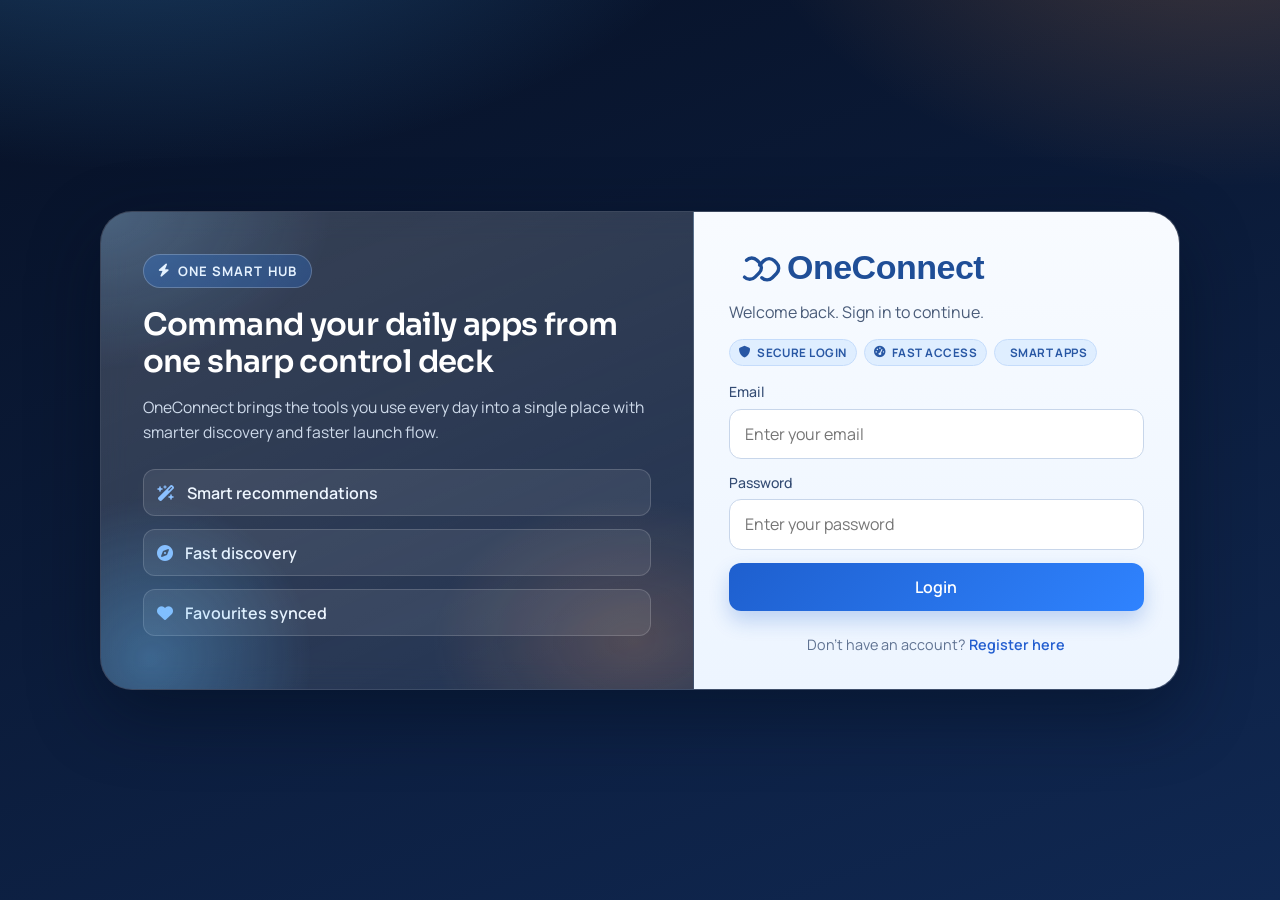
<file: target/OneConnect/index.html>
<!DOCTYPE html>
<html lang="en">
<head>
    <meta charset="UTF-8">
    <meta name="viewport" content="width=device-width, initial-scale=1.0">
    <title>Login - OneConnect</title>
    <link rel="preconnect" href="https://fonts.googleapis.com">
    <link rel="preconnect" href="https://fonts.gstatic.com" crossorigin>
    <link href="https://fonts.googleapis.com/css2?family=Manrope:wght@400;500;600;700;800&family=Sora:wght@500;600;700&display=swap" rel="stylesheet">
    <link rel="icon" type="image/svg+xml" href="assets/oneconnect-logo.svg">
    <!-- Use FontAwesome for icons -->
    <link rel="stylesheet" href="https://cdnjs.cloudflare.com/ajax/libs/font-awesome/6.4.0/css/all.min.css">
    <link rel="stylesheet" href="css/style.css?v=20260419-6">
</head>
<body class="page-login">
    <div class="auth-container">
        <div class="auth-shell auth-shell-login">
            <aside class="auth-visual">
                <div class="auth-badge"><i class="fa-solid fa-bolt"></i> One Smart Hub</div>
                <h2>Command your daily apps from one sharp control deck</h2>
                <p>OneConnect brings the tools you use every day into a single place with smarter discovery and faster launch flow.</p>
                <div class="auth-feature-list">
                    <div class="auth-feature"><i class="fa-solid fa-wand-magic-sparkles"></i> Smart recommendations</div>
                    <div class="auth-feature"><i class="fa-solid fa-compass"></i> Fast discovery</div>
                    <div class="auth-feature"><i class="fa-solid fa-heart"></i> Favourites synced</div>
                </div>
                <div class="auth-orbit auth-orbit-login">
                    <span></span><span></span><span></span>
                </div>
            </aside>

            <div class="auth-card">
                <h1 class="brand-logo"><img src="assets/oneconnect-logo.svg" alt="OneConnect" class="brand-logo-img"></h1>
                <p>Welcome back. Sign in to continue.</p>

                <div class="auth-trust-row">
                    <span><i class="fa-solid fa-shield"></i> Secure Login</span>
                    <span><i class="fa-solid fa-gauge-high"></i> Fast Access</span>
                    <span><i class="fa-solid fa-sparkles"></i> Smart Apps</span>
                </div>

                <div id="loginAlert" class="alert alert-error"></div>

                <form id="loginForm">
                    <div class="form-group">
                        <label for="email">Email</label>
                        <input type="email" id="email" name="email" required placeholder="Enter your email">
                    </div>

                    <div class="form-group">
                        <label for="password">Password</label>
                        <input type="password" id="password" name="password" required placeholder="Enter your password">
                    </div>

                    <button type="submit" class="btn" id="loginBtn">Login</button>
                </form>

                <div class="auth-links">
                    Don't have an account? <a href="register.html">Register here</a>
                </div>
            </div>
        </div>
    </div>

    <script src="js/auth.js?v=20260419-7"></script>
    <script src="js/ui-3d.js?v=20260419-1"></script>
    <script>
        // Redirect to dashboard if already logged in
        if (localStorage.getItem('userId')) {
            window.location.href = 'dashboard.html';
        }
    </script>
</body>
</html>
</file>
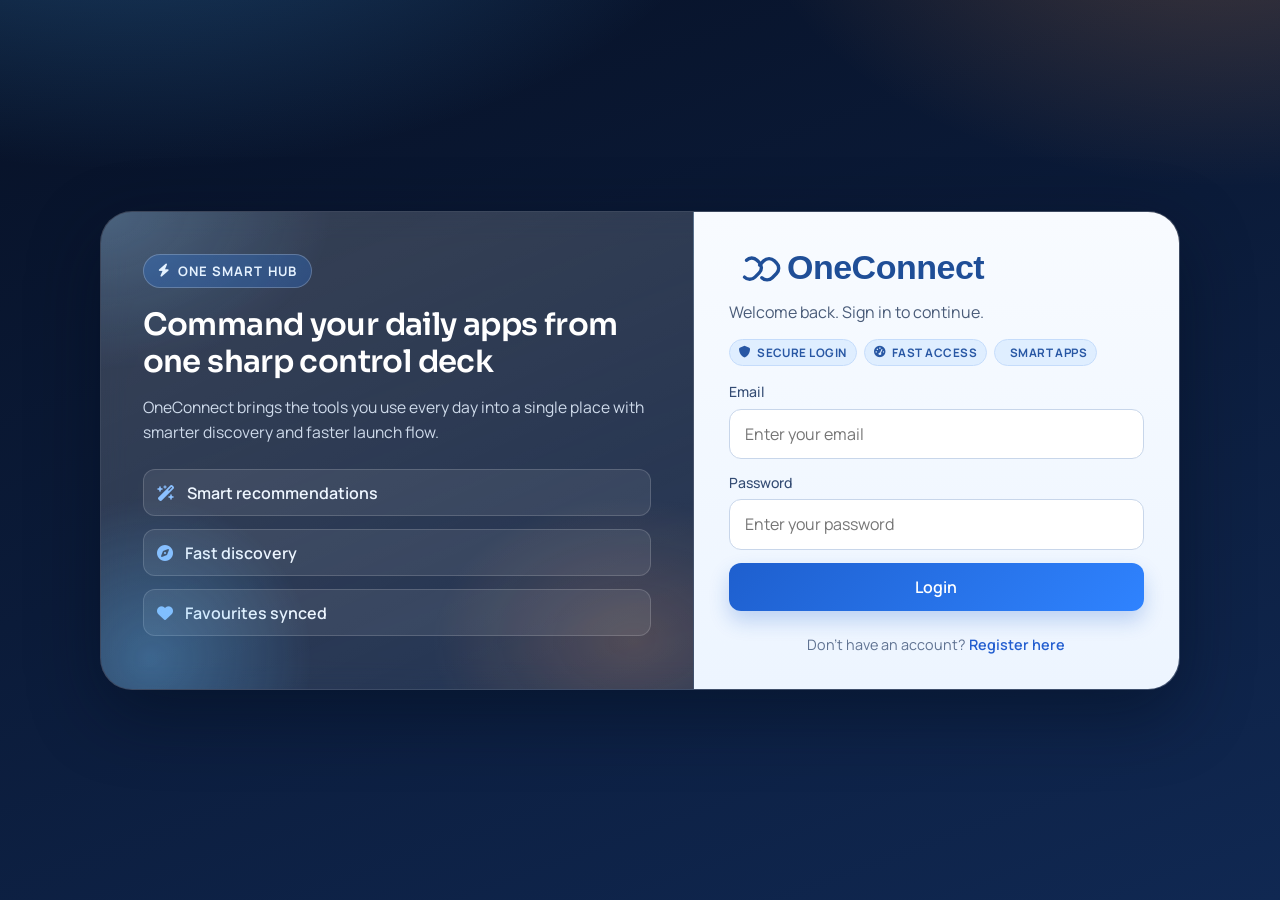
<file: target/OneConnect/ai-guide.html>
<!DOCTYPE html>
<html lang="en">
<head>
    <meta charset="UTF-8">
    <meta name="viewport" content="width=device-width, initial-scale=1.0">
    <title>AI Guide - OneConnect</title>
    <link rel="icon" type="image/svg+xml" href="assets/oneconnect-logo.svg">
    <link rel="stylesheet" href="https://cdnjs.cloudflare.com/ajax/libs/font-awesome/6.4.0/css/all.min.css">
    <link rel="stylesheet" href="css/style.css?v=20260419-6">
</head>
<body>
    <nav class="navbar">
        <div class="nav-brand brand-logo">
            <img src="assets/oneconnect-logo.svg" alt="OneConnect" class="brand-logo-img brand-logo-img-nav">
        </div>

        <form class="nav-search" id="searchForm">
            <i class="fa-solid fa-search"></i>
            <input type="text" id="searchInput" placeholder="Search services...">
        </form>

        <div class="nav-links">
            <a href="dashboard.html" class="nav-link">
                <i class="fa-solid fa-house"></i> <span>Home</span>
            </a>
            <a href="favourites.html" class="nav-link">
                <i class="fa-solid fa-heart"></i> <span>Favourites</span>
            </a>
            <a href="ai-guide.html" class="nav-link active">
                <i class="fa-solid fa-robot"></i> <span>AI Guide</span>
            </a>
            <a href="profile.html" class="nav-link">
                <i class="fa-solid fa-user"></i> <span>Profile</span>
            </a>
            <a href="#" class="nav-link" onclick="logout()">
                <i class="fa-solid fa-right-from-bracket"></i> <span>Logout</span>
            </a>
        </div>
    </nav>

    <main class="main-content">
        <div class="page-header">
            <h2>AI Guide</h2>
            <p>Ask naturally. Example: "I am hungry" or "Need a cab for airport".</p>
        </div>

        <section class="ai-guide-shell">
            <div class="ai-chat" id="aiChat">
                <div class="chat-msg chat-msg-ai">
                    <div class="chat-bubble">Hi! I can suggest apps based on your need. Try: "I am hungry", "I want to watch movies", or "Need payment app".</div>
                </div>
            </div>

            <div class="ai-quick-prompts">
                <button type="button" class="quick-chip" data-query="I am hungry, suggest food apps">Hungry</button>
                <button type="button" class="quick-chip" data-query="I need a cab to travel">Travel</button>
                <button type="button" class="quick-chip" data-query="I want to do online shopping">Shopping</button>
                <button type="button" class="quick-chip" data-query="Suggest apps for movies and music">Entertainment</button>
                <button type="button" class="quick-chip" data-query="I need to pay bills">Payments</button>
            </div>

            <form id="aiGuideForm" class="ai-input-row">
                <input id="aiQuery" type="text" placeholder="Type your need..." required>
                <button id="askAiBtn" class="btn" type="submit">Ask AI</button>
            </form>

            <div id="aiSuggestions" class="card-grid" style="margin-top: 1rem;"></div>
        </section>
    </main>

    <script src="js/auth.js?v=20260419-6"></script>
        <script src="js/ai-guide.js?v=20260419-8"></script>
    <script>
        if (!localStorage.getItem('userId')) {
            window.location.href = 'index.html';
        }

        document.getElementById('searchForm').addEventListener('submit', (e) => {
            e.preventDefault();
            const q = document.getElementById('searchInput').value.trim();
            if (q) {
                window.location.href = `search.html?q=${encodeURIComponent(q)}`;
            }
        });
    </script>
</body>
</html>
</file>
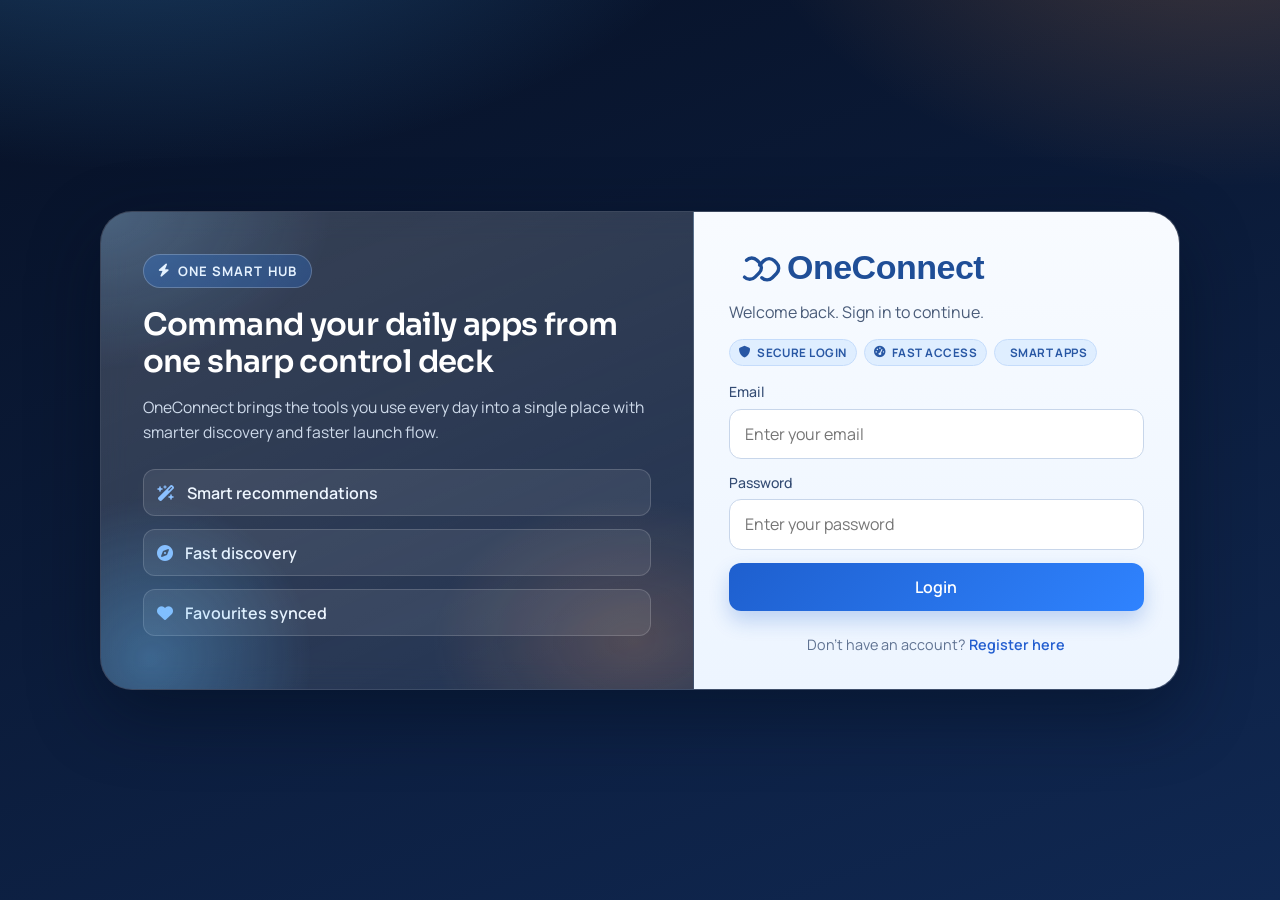
<file: target/OneConnect/dashboard.html>
<!DOCTYPE html>
<html lang="en">
<head>
    <meta charset="UTF-8">
    <meta name="viewport" content="width=device-width, initial-scale=1.0">
    <title>Dashboard - OneConnect</title>
    <link rel="preconnect" href="https://fonts.googleapis.com">
    <link rel="preconnect" href="https://fonts.gstatic.com" crossorigin>
    <link href="https://fonts.googleapis.com/css2?family=Manrope:wght@400;500;600;700;800&family=Sora:wght@500;600;700&display=swap" rel="stylesheet">
    <link rel="icon" type="image/svg+xml" href="assets/oneconnect-logo.svg">
    <link rel="stylesheet" href="https://cdnjs.cloudflare.com/ajax/libs/font-awesome/6.4.0/css/all.min.css">
    <link rel="stylesheet" href="css/style.css?v=20260419-6">
</head>
<body>
    <!-- Navbar -->
    <nav class="navbar">
        <div class="nav-brand brand-logo">
            <img src="assets/oneconnect-logo.svg" alt="OneConnect" class="brand-logo-img brand-logo-img-nav">
        </div>
        
        <form class="nav-search" id="searchForm">
            <i class="fa-solid fa-search"></i>
            <input type="text" id="searchInput" placeholder="Search services...">
        </form>
        
        <div class="nav-links">
            <a href="dashboard.html" class="nav-link active">
                <i class="fa-solid fa-house"></i> <span>Home</span>
            </a>
            <a href="favourites.html" class="nav-link">
                <i class="fa-solid fa-heart"></i> <span>Favourites</span>
            </a>
            <a href="ai-guide.html" class="nav-link">
                <i class="fa-solid fa-robot"></i> <span>AI Guide</span>
            </a>
            <a href="profile.html" class="nav-link">
                <i class="fa-solid fa-user"></i> <span>Profile</span>
            </a>
            <a href="#" class="nav-link" onclick="logout()">
                <i class="fa-solid fa-right-from-bracket"></i> <span>Logout</span>
            </a>
        </div>
    </nav>

    <!-- Main Content -->
    <main class="main-content">
        <section class="dashboard-hero">
            <div class="hero-content">
                <p class="hero-kicker">Personalized Workspace</p>
                <h2>Welcome back, <span id="welcomeName">User</span>!</h2>
                <p>Explore all services in one place and launch tools instantly from your dashboard.</p>
                <div class="hero-chips">
                    <span class="hero-chip"><i class="fa-solid fa-fire"></i> Trending Apps</span>
                    <span class="hero-chip"><i class="fa-solid fa-heart"></i> Quick Favourites</span>
                    <span class="hero-chip"><i class="fa-solid fa-robot"></i> AI Guided Picks</span>
                </div>
            </div>
            <div class="hero-metrics">
                <div class="metric-card">
                    <span>Total Sections</span>
                    <strong>6+</strong>
                </div>
                <div class="metric-card">
                    <span>Popular Use</span>
                    <strong>Daily</strong>
                </div>
            </div>
        </section>

        <div class="page-header">
            <h3>All Services</h3>
            <p>Tap open to launch in your external app tab.</p>
        </div>

        <div id="servicesGrid" class="card-grid">
            <!-- Services will be populated here via JS -->
            <div class="empty-state" style="grid-column: 1 / -1;">
                <i class="fa-solid fa-spinner fa-spin"></i>
                <p>Loading services...</p>
            </div>
        </div>
    </main>

    <script src="js/auth.js?v=20260419-6"></script> <!-- For logout function -->
    <script src="js/dashboard.js?v=20260419-6"></script>
    <script src="js/ui-3d.js?v=20260419-1"></script>
    <script>
        // Check authentication
        if (!localStorage.getItem('userId')) {
            window.location.href = 'index.html';
        }
        document.getElementById('welcomeName').textContent = localStorage.getItem('username') || 'User';

        // Setup global search
        document.getElementById('searchForm').addEventListener('submit', (e) => {
            e.preventDefault();
            const q = document.getElementById('searchInput').value.trim();
            if(q) {
                window.location.href = `search.html?q=${encodeURIComponent(q)}`;
            }
        });
    </script>
</body>
</html>
</file>
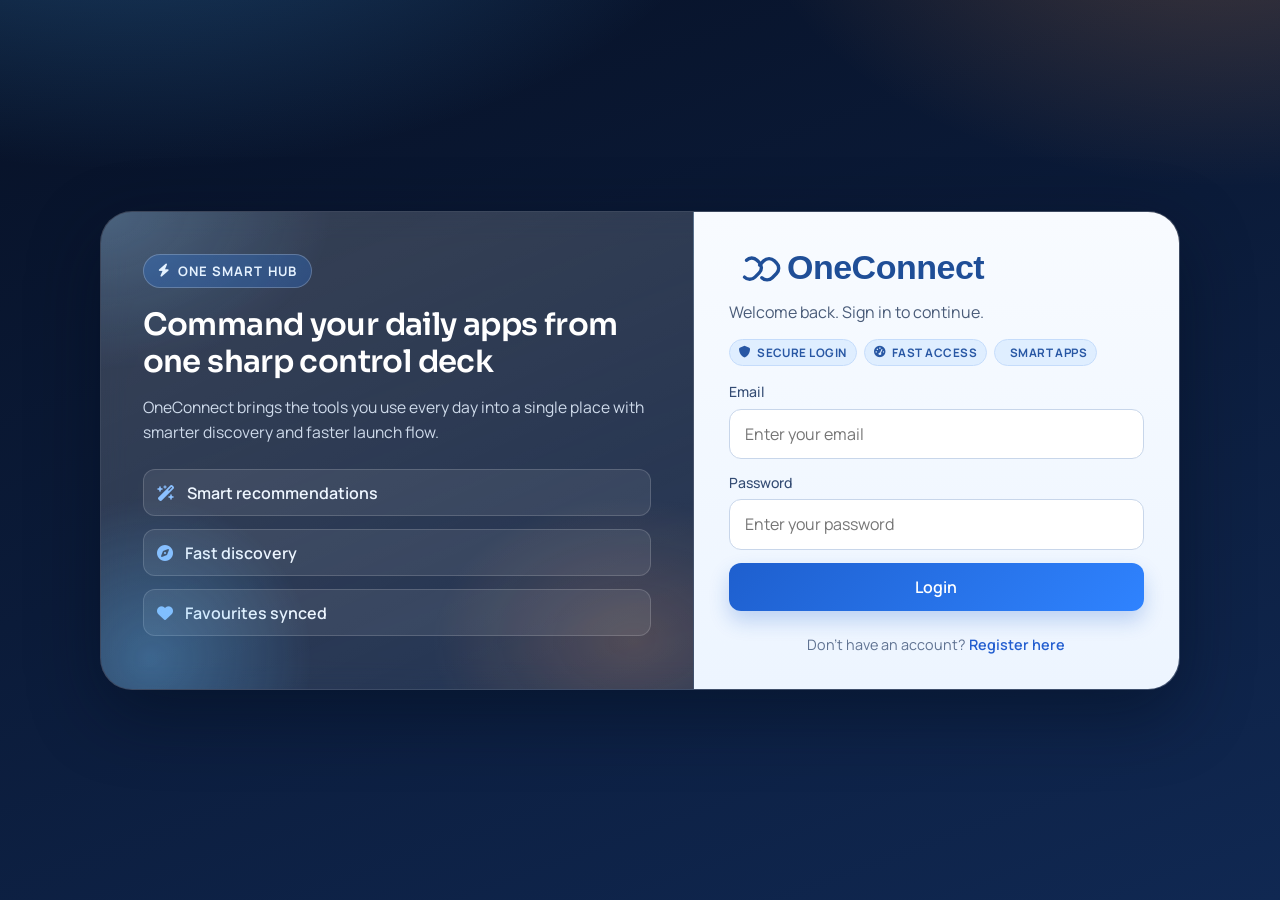
<file: target/OneConnect/favourites.html>
<!DOCTYPE html>
<html lang="en">
<head>
    <meta charset="UTF-8">
    <meta name="viewport" content="width=device-width, initial-scale=1.0">
    <title>Favourites - OneConnect</title>
    <link rel="icon" type="image/svg+xml" href="assets/oneconnect-logo.svg">
    <link rel="stylesheet" href="https://cdnjs.cloudflare.com/ajax/libs/font-awesome/6.4.0/css/all.min.css">
    <link rel="stylesheet" href="css/style.css?v=20260419-6">
</head>
<body>
    <nav class="navbar">
        <div class="nav-brand brand-logo">
            <img src="assets/oneconnect-logo.svg" alt="OneConnect" class="brand-logo-img brand-logo-img-nav">
        </div>
        
        <form class="nav-search" id="searchForm">
            <i class="fa-solid fa-search"></i>
            <input type="text" id="searchInput" placeholder="Search services...">
        </form>
        
        <div class="nav-links">
            <a href="dashboard.html" class="nav-link">
                <i class="fa-solid fa-house"></i> <span>Home</span>
            </a>
            <a href="favourites.html" class="nav-link active">
                <i class="fa-solid fa-heart"></i> <span>Favourites</span>
            </a>
            <a href="ai-guide.html" class="nav-link">
                <i class="fa-solid fa-robot"></i> <span>AI Guide</span>
            </a>
            <a href="profile.html" class="nav-link">
                <i class="fa-solid fa-user"></i> <span>Profile</span>
            </a>
            <a href="#" class="nav-link" onclick="logout()">
                <i class="fa-solid fa-right-from-bracket"></i> <span>Logout</span>
            </a>
        </div>
    </nav>

    <main class="main-content">
        <div class="page-header">
            <h2>Your Favourites</h2>
            <p>Quick access to your most used services.</p>
        </div>

        <div id="favouritesGrid" class="card-grid">
            <div class="empty-state" style="grid-column: 1 / -1;">
                <i class="fa-solid fa-spinner fa-spin"></i>
                <p>Loading your favourites...</p>
            </div>
        </div>
    </main>

    <script src="js/auth.js?v=20260419-6"></script>
    <script src="js/favourites.js?v=20260419-6"></script>
    <script>
        if (!localStorage.getItem('userId')) {
            window.location.href = 'index.html';
        }
        document.getElementById('searchForm').addEventListener('submit', (e) => {
            e.preventDefault();
            const q = document.getElementById('searchInput').value.trim();
            if(q) {
                window.location.href = `search.html?q=${encodeURIComponent(q)}`;
            }
        });
    </script>
</body>
</html>
</file>
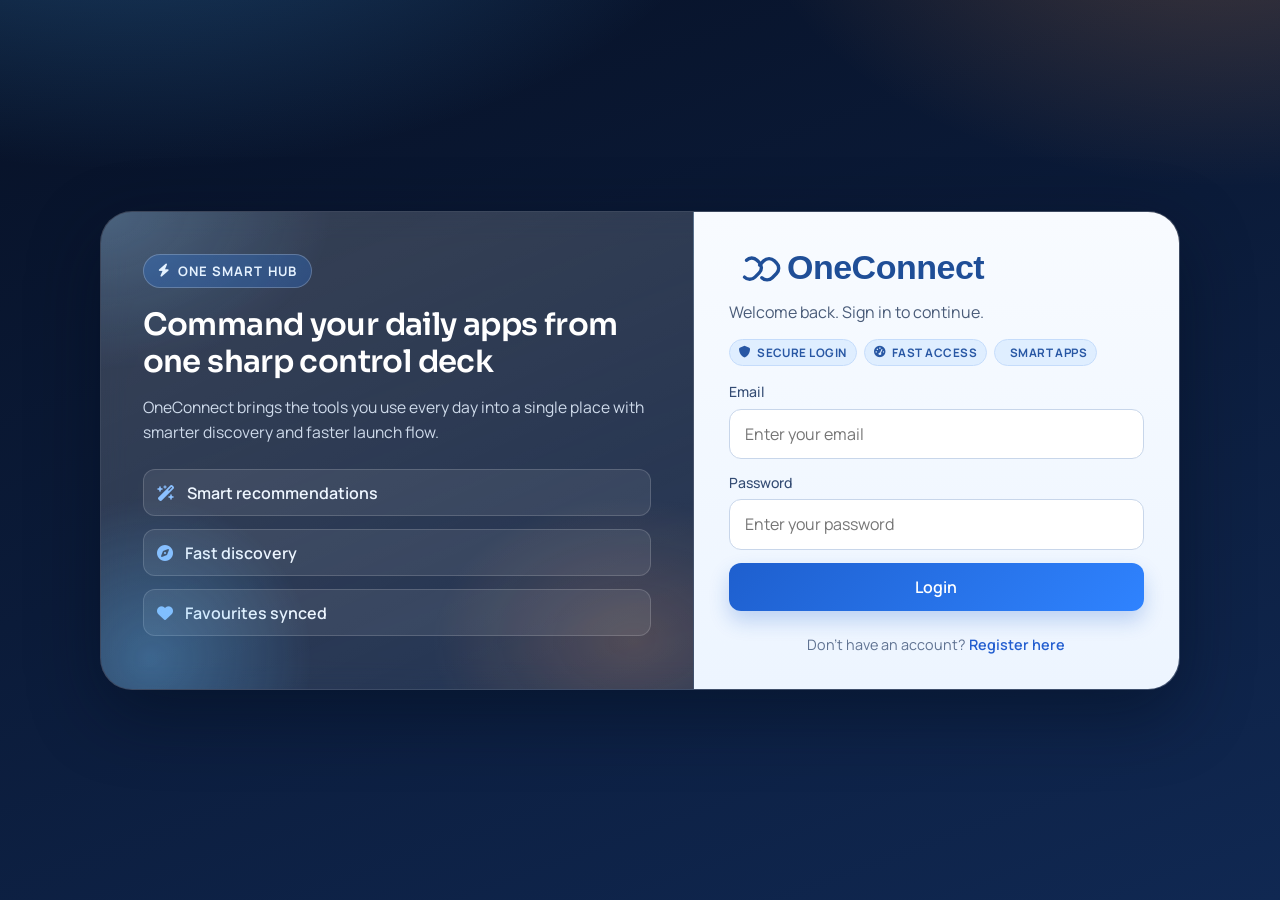
<file: target/OneConnect/profile.html>
<!DOCTYPE html>
<html lang="en">
<head>
    <meta charset="UTF-8">
    <meta name="viewport" content="width=device-width, initial-scale=1.0">
    <title>Profile - OneConnect</title>
    <link rel="icon" type="image/svg+xml" href="assets/oneconnect-logo.svg">
    <link rel="stylesheet" href="https://cdnjs.cloudflare.com/ajax/libs/font-awesome/6.4.0/css/all.min.css">
    <link rel="stylesheet" href="css/style.css?v=20260419-6">
</head>
<body>
    <nav class="navbar">
        <div class="nav-brand brand-logo">
            <img src="assets/oneconnect-logo.svg" alt="OneConnect" class="brand-logo-img brand-logo-img-nav">
        </div>
        
        <form class="nav-search" id="searchForm">
            <i class="fa-solid fa-search"></i>
            <input type="text" id="searchInput" placeholder="Search services...">
        </form>
        
        <div class="nav-links">
            <a href="dashboard.html" class="nav-link">
                <i class="fa-solid fa-house"></i> <span>Home</span>
            </a>
            <a href="favourites.html" class="nav-link">
                <i class="fa-solid fa-heart"></i> <span>Favourites</span>
            </a>
            <a href="ai-guide.html" class="nav-link">
                <i class="fa-solid fa-robot"></i> <span>AI Guide</span>
            </a>
            <a href="profile.html" class="nav-link active">
                <i class="fa-solid fa-user"></i> <span>Profile</span>
            </a>
            <a href="#" class="nav-link" onclick="logout()">
                <i class="fa-solid fa-right-from-bracket"></i> <span>Logout</span>
            </a>
        </div>
    </nav>

    <main class="main-content">
        <div class="profile-container">
            <!-- Sidebar -->
            <div class="profile-sidebar">
                <div class="profile-avatar" id="avatarInitials">U</div>
                <div class="profile-name" id="displayName">Loading...</div>
                <div class="profile-email" id="displayEmail">loading@example.com</div>
                <div class="profile-username" id="displayUsername">@username</div>
            </div>

            <!-- Forms -->
            <div class="profile-forms">
                <div class="profile-form-card">
                    <h2>Edit Profile</h2>
                    <div id="profileAlert" class="alert"></div>
                    <form id="profileForm">
                        <div class="form-group">
                            <label for="name">Full Name</label>
                            <input type="text" id="name" required>
                        </div>
                        <div class="form-group">
                            <label for="email">Email</label>
                            <input type="email" id="email" required>
                        </div>
                        <button type="submit" class="btn" id="updateProfileBtn">Save Changes</button>
                    </form>
                </div>

                <div class="profile-form-card">
                    <h2>Change Password</h2>
                    <div id="passwordAlert" class="alert"></div>
                    <form id="passwordForm">
                        <div class="form-group">
                            <label for="oldPassword">Current Password</label>
                            <input type="password" id="oldPassword" required>
                        </div>
                        <div class="form-group">
                            <label for="newPassword">New Password</label>
                            <input type="password" id="newPassword" required>
                        </div>
                        <div class="form-group">
                            <label for="confirmPassword">Confirm New Password</label>
                            <input type="password" id="confirmPassword" required>
                        </div>
                        <button type="submit" class="btn" id="changePasswordBtn">Update Password</button>
                    </form>
                </div>
            </div>
        </div>
    </main>

    <script src="js/auth.js?v=20260419-6"></script>
    <script src="js/profile.js?v=20260419-2"></script>
    <script>
        if (!localStorage.getItem('userId')) {
            window.location.href = 'index.html';
        }
        document.getElementById('searchForm').addEventListener('submit', (e) => {
            e.preventDefault();
            const q = document.getElementById('searchInput').value.trim();
            if(q) {
                window.location.href = `search.html?q=${encodeURIComponent(q)}`;
            }
        });
    </script>
</body>
</html>
</file>
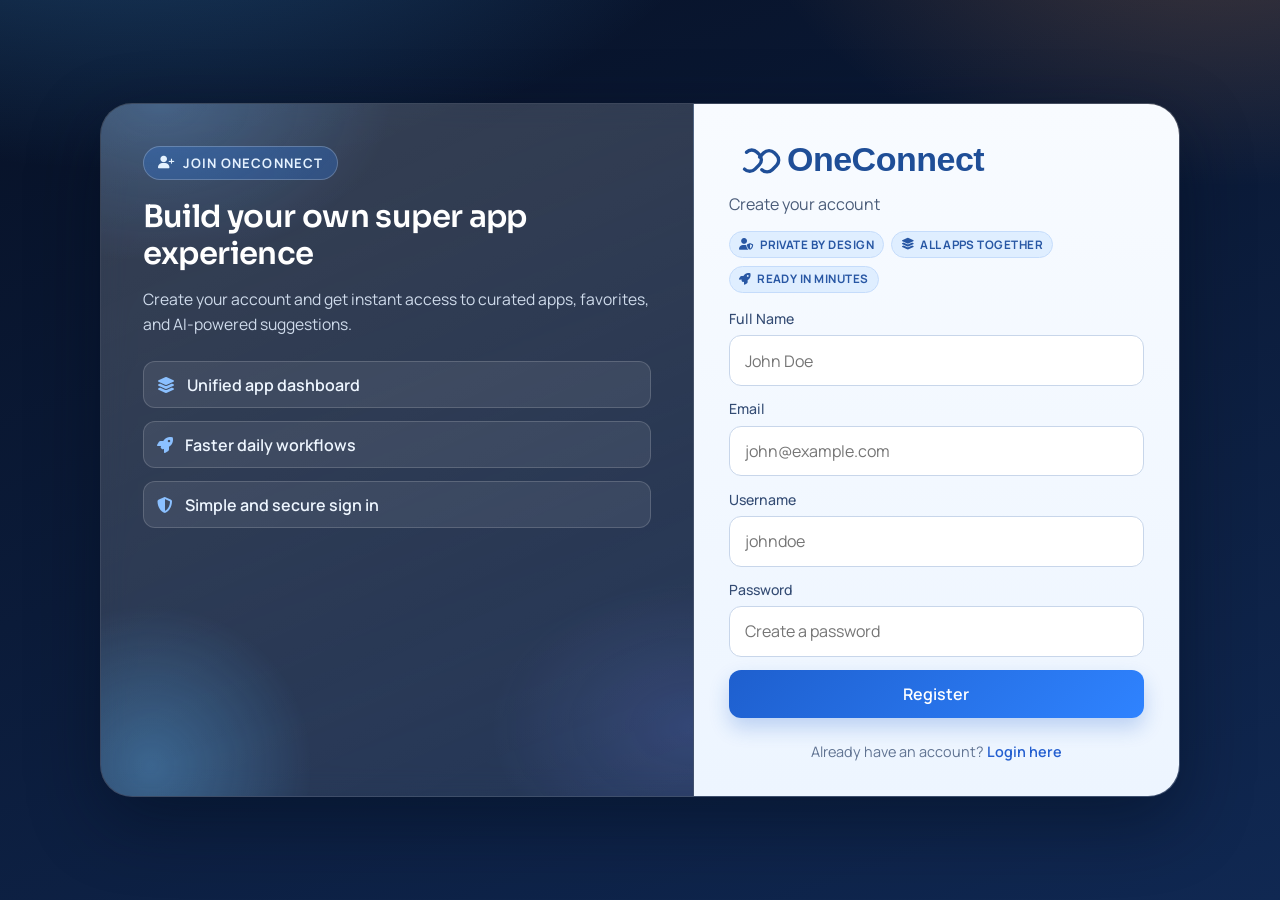
<file: target/OneConnect/register.html>
<!DOCTYPE html>
<html lang="en">
<head>
    <meta charset="UTF-8">
    <meta name="viewport" content="width=device-width, initial-scale=1.0">
    <title>Register - OneConnect</title>
    <link rel="preconnect" href="https://fonts.googleapis.com">
    <link rel="preconnect" href="https://fonts.gstatic.com" crossorigin>
    <link href="https://fonts.googleapis.com/css2?family=Manrope:wght@400;500;600;700;800&family=Sora:wght@500;600;700&display=swap" rel="stylesheet">
    <link rel="icon" type="image/svg+xml" href="assets/oneconnect-logo.svg">
    <link rel="stylesheet" href="https://cdnjs.cloudflare.com/ajax/libs/font-awesome/6.4.0/css/all.min.css">
    <link rel="stylesheet" href="css/style.css?v=20260419-6">
</head>
<body class="page-register">
    <div class="auth-container">
        <div class="auth-shell auth-shell-register">
            <aside class="auth-visual">
                <div class="auth-badge"><i class="fa-solid fa-user-plus"></i> Join OneConnect</div>
                <h2>Build your own super app experience</h2>
                <p>Create your account and get instant access to curated apps, favorites, and AI-powered suggestions.</p>
                <div class="auth-feature-list">
                    <div class="auth-feature"><i class="fa-solid fa-layer-group"></i> Unified app dashboard</div>
                    <div class="auth-feature"><i class="fa-solid fa-rocket"></i> Faster daily workflows</div>
                    <div class="auth-feature"><i class="fa-solid fa-shield-halved"></i> Simple and secure sign in</div>
                </div>
                <div class="auth-orbit auth-orbit-register">
                    <span></span><span></span><span></span>
                </div>
            </aside>

            <div class="auth-card">
                <h1 class="brand-logo"><img src="assets/oneconnect-logo.svg" alt="OneConnect" class="brand-logo-img"></h1>
                <p>Create your account</p>

                <div class="auth-trust-row">
                    <span><i class="fa-solid fa-user-shield"></i> Private by Design</span>
                    <span><i class="fa-solid fa-layer-group"></i> All Apps Together</span>
                    <span><i class="fa-solid fa-rocket"></i> Ready in Minutes</span>
                </div>

                <div id="registerAlert" class="alert"></div>

                <form id="registerForm">
                    <div class="form-group">
                        <label for="name">Full Name</label>
                        <input type="text" id="name" name="name" required placeholder="John Doe">
                    </div>

                    <div class="form-group">
                        <label for="email">Email</label>
                        <input type="email" id="email" name="email" required placeholder="john@example.com">
                    </div>

                    <div class="form-group">
                        <label for="username">Username</label>
                        <input type="text" id="username" name="username" required placeholder="johndoe">
                    </div>

                    <div class="form-group">
                        <label for="password">Password</label>
                        <input type="password" id="password" name="password" required placeholder="Create a password">
                    </div>

                    <button type="submit" class="btn" id="registerBtn">Register</button>
                </form>

                <div class="auth-links">
                    Already have an account? <a href="index.html">Login here</a>
                </div>
            </div>
        </div>
    </div>

    <script src="js/auth.js?v=20260419-7"></script>
    <script src="js/ui-3d.js?v=20260419-1"></script>
    <script>
        // Redirect to dashboard if already logged in
        if (localStorage.getItem('userId')) {
            window.location.href = 'dashboard.html';
        }
    </script>
</body>
</html>
</file>
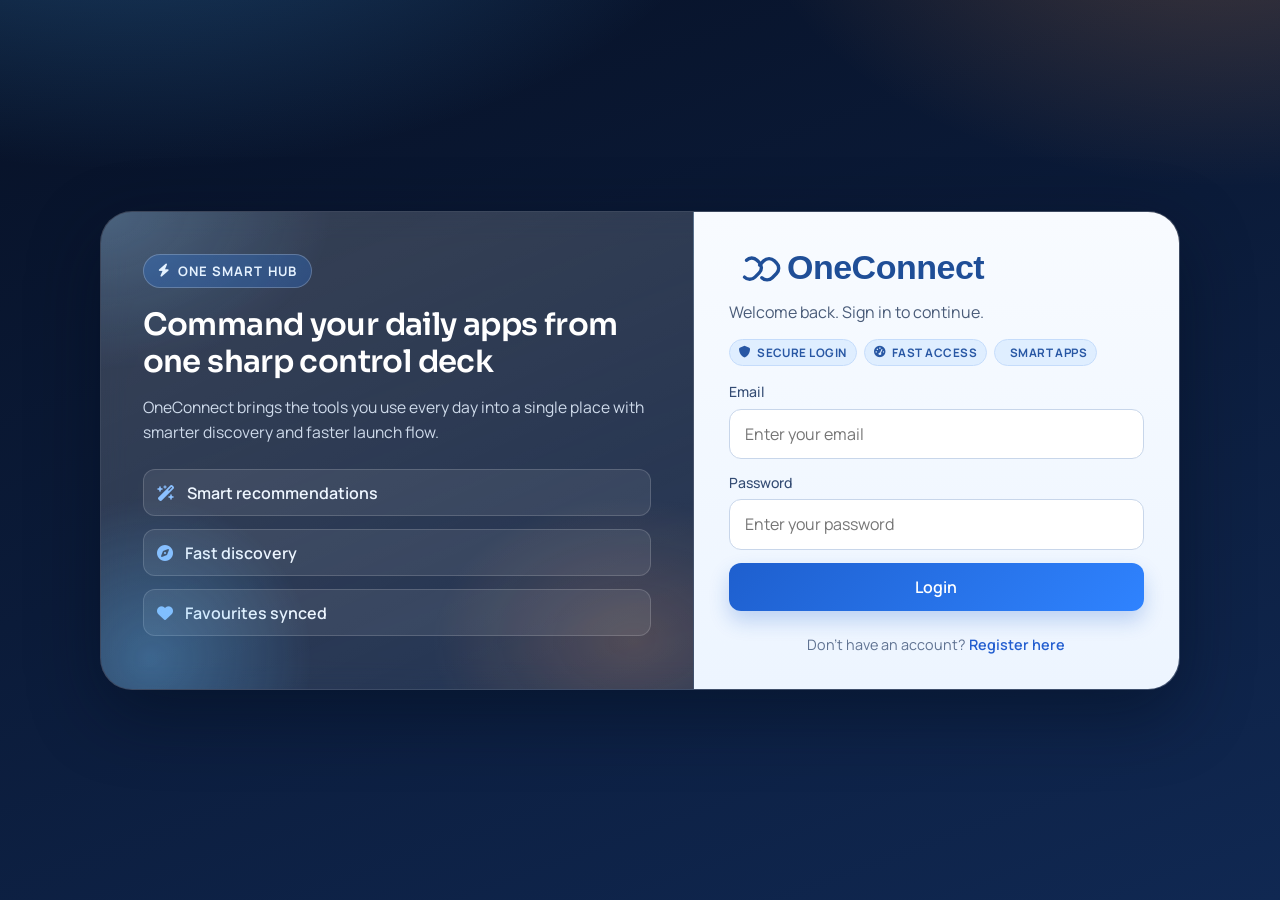
<file: target/OneConnect/search.html>
<!DOCTYPE html>
<html lang="en">
<head>
    <meta charset="UTF-8">
    <meta name="viewport" content="width=device-width, initial-scale=1.0">
    <title>Search - OneConnect</title>
    <link rel="icon" type="image/svg+xml" href="assets/oneconnect-logo.svg">
    <link rel="stylesheet" href="https://cdnjs.cloudflare.com/ajax/libs/font-awesome/6.4.0/css/all.min.css">
    <link rel="stylesheet" href="css/style.css?v=20260419-6">
</head>
<body>
    <nav class="navbar">
        <div class="nav-brand brand-logo">
            <img src="assets/oneconnect-logo.svg" alt="OneConnect" class="brand-logo-img brand-logo-img-nav">
        </div>
        
        <form class="nav-search" id="searchForm">
            <i class="fa-solid fa-search"></i>
            <input type="text" id="searchInput" placeholder="Search services...">
        </form>
        
        <div class="nav-links">
            <a href="dashboard.html" class="nav-link">
                <i class="fa-solid fa-house"></i> <span>Home</span>
            </a>
            <a href="favourites.html" class="nav-link">
                <i class="fa-solid fa-heart"></i> <span>Favourites</span>
            </a>
            <a href="ai-guide.html" class="nav-link">
                <i class="fa-solid fa-robot"></i> <span>AI Guide</span>
            </a>
            <a href="profile.html" class="nav-link">
                <i class="fa-solid fa-user"></i> <span>Profile</span>
            </a>
            <a href="#" class="nav-link" onclick="logout()">
                <i class="fa-solid fa-right-from-bracket"></i> <span>Logout</span>
            </a>
        </div>
    </nav>

    <main class="main-content">
        <div class="page-header">
            <h2>Search Results</h2>
            <p id="searchQueryText">Showing results for "..."</p>
        </div>

        <div id="searchGrid" class="card-grid">
            <div class="empty-state" style="grid-column: 1 / -1;">
                <i class="fa-solid fa-spinner fa-spin"></i>
                <p>Searching...</p>
            </div>
        </div>
    </main>

    <script src="js/auth.js?v=20260419-6"></script>
    <script src="js/search.js?v=20260419-6"></script>
    <script>
        if (!localStorage.getItem('userId')) {
            window.location.href = 'index.html';
        }
        
        document.getElementById('searchForm').addEventListener('submit', (e) => {
            e.preventDefault();
            const q = document.getElementById('searchInput').value.trim();
            if(q) {
                window.location.href = `search.html?q=${encodeURIComponent(q)}`;
            }
        });
    </script>
</body>
</html>
</file>
<file: target/OneConnect/css/style.css>
/* Base Styles & CSS Variables */
:root {
  --bg-dark: #0f1015;
  --navbar-bg: #1a1a2e;
  --accent-blue: #0f3460;
  --accent-light: #4361ee;
  --text-primary: #ffffff;
  --text-secondary: #a0a0b0;
  --card-bg: #ffffff;
  --card-text: #1a1a2e;
  --danger: #ef233c;
  --success: #2ec4b6;
  --border-radius: 12px;
  --transition: all 0.3s ease;
}

* {
  margin: 0;
  padding: 0;
  box-sizing: border-box;
  font-family: 'Inter', 'Segoe UI', Tahoma, Geneva, Verdana, sans-serif;
}

body {
  background-color: var(--bg-dark);
  color: var(--text-primary);
  min-height: 100vh;
  display: flex;
  flex-direction: column;
}

/* Typography & Links */
a {
  text-decoration: none;
  color: inherit;
}

h1, h2, h3 {
  font-weight: 600;
  margin-bottom: 1rem;
}

/* Authentication Pages (Login/Register) */
.auth-container {
  display: flex;
  justify-content: center;
  align-items: center;
  min-height: 100vh;
  background: linear-gradient(135deg, var(--navbar-bg) 0%, var(--bg-dark) 100%);
}

.auth-card {
  background-color: var(--card-bg);
  color: var(--card-text);
  padding: 2.5rem;
  border-radius: var(--border-radius);
  width: 100%;
  max-width: 400px;
  box-shadow: 0 10px 25px rgba(0,0,0,0.5);
  text-align: center;
}

.auth-card h1 {
  color: var(--accent-blue);
  margin-bottom: 0.5rem;
}

.auth-card p {
  color: #666;
  margin-bottom: 2rem;
}

.form-group {
  margin-bottom: 1.5rem;
  text-align: left;
}

.form-group label {
  display: block;
  margin-bottom: 0.5rem;
  font-weight: 500;
  color: #333;
}

.form-group input {
  width: 100%;
  padding: 0.75rem 1rem;
  border: 1px solid #ddd;
  border-radius: 8px;
  font-size: 1rem;
  transition: var(--transition);
}

.form-group input:focus {
  outline: none;
  border-color: var(--accent-light);
  box-shadow: 0 0 0 3px rgba(67, 97, 238, 0.2);
}

.btn {
  display: inline-block;
  width: 100%;
  padding: 0.75rem 1.5rem;
  background-color: var(--accent-blue);
  color: white;
  border: none;
  border-radius: 8px;
  font-size: 1rem;
  font-weight: 600;
  cursor: pointer;
  transition: var(--transition);
}

.btn:hover {
  background-color: var(--accent-light);
  transform: translateY(-2px);
}

.btn-danger {
  background-color: var(--danger);
}

.btn-danger:hover {
  background-color: #d90429;
}

.auth-links {
  margin-top: 1.5rem;
  font-size: 0.9rem;
  color: #666;
}

.auth-links a {
  color: var(--accent-light);
  font-weight: 600;
}

.alert {
  padding: 0.75rem;
  border-radius: 8px;
  margin-bottom: 1rem;
  display: none;
}

.alert-error {
  background-color: #ffe5e5;
  color: #d90429;
  border: 1px solid #ffcccc;
}

.alert-success {
  background-color: #e5f9f6;
  color: #008a7a;
  border: 1px solid #cceeee;
}

/* Navbar */
.navbar {
  background-color: var(--navbar-bg);
  padding: 1rem 2rem;
  display: flex;
  justify-content: space-between;
  align-items: center;
  box-shadow: 0 2px 10px rgba(0,0,0,0.3);
  position: sticky;
  top: 0;
  z-index: 100;
}

.nav-brand {
  font-size: 1.5rem;
  font-weight: 700;
  color: white;
  display: flex;
  align-items: center;
  gap: 0.5rem;
}

.nav-search {
  display: flex;
  flex: 1;
  max-width: 400px;
  margin: 0 2rem;
  position: relative;
}

.nav-search input {
  width: 100%;
  padding: 0.6rem 1rem 0.6rem 2.5rem;
  border: none;
  border-radius: 20px;
  background-color: rgba(255,255,255,0.1);
  color: white;
  font-size: 0.95rem;
}

.nav-search input::placeholder {
  color: rgba(255,255,255,0.6);
}

.nav-search input:focus {
  outline: none;
  background-color: rgba(255,255,255,0.15);
}

.nav-search i {
  position: absolute;
  left: 10px;
  top: 50%;
  transform: translateY(-50%);
  color: rgba(255,255,255,0.6);
}

.nav-links {
  display: flex;
  align-items: center;
  gap: 1.5rem;
}

.nav-link {
  color: var(--text-secondary);
  font-weight: 500;
  transition: var(--transition);
  display: flex;
  align-items: center;
  gap: 0.4rem;
}

.nav-link:hover, .nav-link.active {
  color: white;
}

/* Main Content Area */
.main-content {
  padding: 2rem;
  flex: 1;
  max-width: 1200px;
  margin: 0 auto;
  width: 100%;
}

.page-header {
  margin-bottom: 2rem;
  display: flex;
  justify-content: space-between;
  align-items: center;
}

/* Grid Layout for Cards */
.card-grid {
  display: grid;
  grid-template-columns: repeat(auto-fill, minmax(220px, 1fr));
  gap: 1.5rem;
}

/* Service Cards */
.service-card {
  background-color: var(--card-bg);
  border-radius: var(--border-radius);
  padding: 1.5rem;
  color: var(--card-text);
  box-shadow: 0 4px 15px rgba(0,0,0,0.1);
  transition: var(--transition);
  display: flex;
  flex-direction: column;
  position: relative;
  overflow: hidden;
}

.service-card:hover {
  transform: translateY(-5px);
  box-shadow: 0 10px 25px rgba(0,0,0,0.2);
}

.card-icon {
  font-size: 3rem;
  margin-bottom: 1rem;
  text-align: center;
  min-height: 66px;
  display: flex;
  align-items: center;
  justify-content: center;
}

.service-logo {
  width: 58px;
  height: 58px;
  object-fit: contain;
  border-radius: 14px;
  background: #ffffff;
  padding: 7px;
  border: 1px solid rgba(20, 35, 61, 0.08);
}

.service-logo-fallback {
  width: 58px;
  height: 58px;
  border-radius: 14px;
  background: linear-gradient(145deg, #1f4e97, #2f83ff);
  color: #ffffff;
  font-size: 1.6rem;
  font-weight: 700;
  display: inline-flex;
  align-items: center;
  justify-content: center;
}

.card-title {
  font-size: 1.2rem;
  font-weight: 600;
  margin-bottom: 0.5rem;
  text-align: center;
}

.card-desc {
  font-size: 0.85rem;
  color: #666;
  text-align: center;
  margin-bottom: 1.5rem;
  flex: 1;
}

.card-actions {
  display: flex;
  gap: 0.5rem;
}

.btn-open {
  flex: 1;
  padding: 0.5rem;
  background-color: var(--accent-light);
  color: white;
  text-align: center;
  border-radius: 6px;
  font-weight: 500;
  transition: var(--transition);
}

.btn-open:hover {
  background-color: #3f37c9;
}

.btn-fav {
  width: 40px;
  height: 40px;
  border-radius: 6px;
  border: 1px solid #eee;
  background-color: white;
  color: #ccc;
  display: flex;
  justify-content: center;
  align-items: center;
  cursor: pointer;
  transition: var(--transition);
  font-size: 1.2rem;
}

.btn-fav:hover {
  background-color: #ffe5e5;
  color: var(--danger);
  border-color: #ffcccc;
}


.btn-fav.active {
  color: var(--danger);
}

/* Profile Module */
.profile-container {
  display: grid;
  grid-template-columns: 1fr 2fr;
  gap: 2rem;
  max-width: 900px;
  margin: 0 auto;
}

.profile-sidebar {
  background-color: var(--card-bg);
  color: var(--card-text);
  border-radius: var(--border-radius);
  padding: 2rem;
  text-align: center;
}

.profile-avatar {
  width: 120px;
  height: 120px;
  border-radius: 50%;
  background-color: var(--accent-blue);
  color: white;
  display: flex;
  justify-content: center;
  align-items: center;
  font-size: 3rem;
  font-weight: 700;
  margin: 0 auto 1.5rem;
}

.profile-name {
  font-size: 1.5rem;
  font-weight: 600;
  margin-bottom: 0.5rem;
}

.profile-email {
  color: #666;
  margin-bottom: 0.5rem;
}

.profile-username {
  display: inline-block;
  background-color: #f0f0f0;
  padding: 0.2rem 0.8rem;
  border-radius: 12px;
  font-size: 0.85rem;
  color: #555;
}

.profile-forms {
  display: flex;
  flex-direction: column;
  gap: 1.5rem;
}

.profile-form-card {
  background-color: var(--card-bg);
  color: var(--card-text);
  border-radius: var(--border-radius);
  padding: 2rem;
}

.profile-form-card h2 {
  margin-bottom: 1.5rem;
  border-bottom: 1px solid #eee;
  padding-bottom: 0.8rem;
}

/* AI Guide */
.ai-guide-shell {
  background: rgba(255,255,255,0.06);
  border: 1px solid rgba(255,255,255,0.08);
  border-radius: var(--border-radius);
  padding: 1rem;
}

.ai-chat {
  max-height: 360px;
  overflow-y: auto;
  padding: 0.5rem;
  display: flex;
  flex-direction: column;
  gap: 0.75rem;
}

.chat-msg {
  display: flex;
}

.chat-msg-user {
  justify-content: flex-end;
}

.chat-msg-ai {
  justify-content: flex-start;
}

.chat-bubble {
  max-width: 80%;
  padding: 0.75rem 0.9rem;
  border-radius: 10px;
  line-height: 1.45;
}

.chat-msg-user .chat-bubble {
  background: var(--accent-light);
  color: white;
}

.chat-msg-ai .chat-bubble {
  background: #ecf2ff;
  color: #1f2a44;
}

.ai-quick-prompts {
  display: flex;
  gap: 0.6rem;
  flex-wrap: wrap;
  margin: 1rem 0;
}

.quick-chip {
  border: 1px solid rgba(255,255,255,0.18);
  border-radius: 999px;
  background: rgba(255,255,255,0.08);
  color: white;
  padding: 0.45rem 0.8rem;
  font-size: 0.85rem;
  cursor: pointer;
}

.quick-chip:hover {
  background: rgba(255,255,255,0.15);
}

.ai-input-row {
  display: grid;
  grid-template-columns: 1fr 140px;
  gap: 0.8rem;
}

.ai-input-row input {
  border: 1px solid rgba(255,255,255,0.15);
  border-radius: 8px;
  padding: 0.75rem 0.9rem;
  background: rgba(255,255,255,0.08);
  color: white;
}

.ai-input-row input::placeholder {
  color: rgba(255,255,255,0.65);
}

/* Empty States */
.empty-state {
  text-align: center;
  padding: 4rem 2rem;
  background-color: rgba(255,255,255,0.05);
  border-radius: var(--border-radius);
  color: var(--text-secondary);
}

.empty-state i {
  font-size: 4rem;
  margin-bottom: 1rem;
  color: rgba(255,255,255,0.2);
}

.empty-state h3 {
  color: white;
  margin-bottom: 0.5rem;
}

/* Responsive */
@media (max-width: 768px) {
  .navbar {
    flex-direction: column;
    padding: 1rem;
    gap: 1rem;
  }
  
  .nav-search {
    margin: 0;
    width: 100%;
    max-width: none;
    order: 3;
  }
  
  .nav-links {
    width: 100%;
    justify-content: space-around;
  }
  
  .nav-link span {
    display: none; /* Hide text on mobile, show icons */
  }
  
  .profile-container {
    grid-template-columns: 1fr;
  }

  .ai-input-row {
    grid-template-columns: 1fr;
  }
}

/* UI Revamp: Login, Register, Dashboard */

:root {
  --bg-dark: #08132a;
  --navbar-bg: rgba(9, 20, 43, 0.9);
  --accent-blue: #1c5fd4;
  --accent-light: #2f83ff;
  --text-primary: #f7fbff;
  --text-secondary: #9cb0c9;
  --card-bg: #f7faff;
  --card-text: #14233d;
  --danger: #e63946;
  --success: #1f9d73;
  --border-radius: 18px;
  --transition: all 0.25s ease;
}

* {
  font-family: 'Manrope', 'Segoe UI', Tahoma, Geneva, Verdana, sans-serif;
}

h1, h2, h3 {
  font-family: 'Sora', 'Manrope', sans-serif;
  letter-spacing: -0.02em;
}

body {
  background:
    radial-gradient(900px 500px at 10% -20%, rgba(76, 176, 255, 0.35), transparent 70%),
    radial-gradient(700px 460px at 96% -15%, rgba(255, 164, 91, 0.26), transparent 70%),
    linear-gradient(160deg, #071126 0%, #0b1b39 46%, #102852 100%);
}

.auth-container {
  position: relative;
  padding: 2rem;
  background: transparent;
  perspective: 1600px;
}

.auth-shell {
  width: min(1080px, 100%);
  display: grid;
  grid-template-columns: 1.1fr 0.9fr;
  background: rgba(255, 255, 255, 0.08);
  border: 1px solid rgba(255, 255, 255, 0.14);
  border-radius: 32px;
  box-shadow: 0 24px 70px rgba(0, 12, 30, 0.48);
  overflow: hidden;
  backdrop-filter: blur(14px);
  position: relative;
  transform-style: preserve-3d;
  will-change: transform;
}

.auth-shell::before,
.auth-shell::after {
  content: '';
  position: absolute;
  border-radius: 999px;
  pointer-events: none;
}

.auth-shell::before {
  width: 280px;
  height: 280px;
  top: -110px;
  right: -80px;
  background: radial-gradient(circle, rgba(255, 187, 123, 0.38) 0%, rgba(255, 187, 123, 0) 72%);
}

.auth-shell::after {
  width: 320px;
  height: 320px;
  bottom: -130px;
  left: -110px;
  background: radial-gradient(circle, rgba(96, 189, 255, 0.34) 0%, rgba(96, 189, 255, 0) 72%);
}

.auth-visual {
  position: relative;
  padding: 2.6rem;
  background:
    linear-gradient(155deg, rgba(255, 255, 255, 0.1), rgba(255, 255, 255, 0.02)),
    radial-gradient(320px 220px at 0% 0%, rgba(91, 179, 255, 0.24), transparent 72%),
    radial-gradient(360px 220px at 100% 100%, rgba(255, 170, 96, 0.16), transparent 72%);
  border-right: 1px solid rgba(255, 255, 255, 0.1);
  transform: translateZ(42px);
  transform-style: preserve-3d;
}

.auth-badge {
  display: inline-flex;
  align-items: center;
  gap: 0.5rem;
  font-size: 0.82rem;
  font-weight: 700;
  text-transform: uppercase;
  letter-spacing: 0.08em;
  color: #e5f2ff;
  background: rgba(47, 131, 255, 0.25);
  border: 1px solid rgba(255, 255, 255, 0.22);
  border-radius: 999px;
  padding: 0.45rem 0.9rem;
  margin-bottom: 1.2rem;
}

.auth-visual h2 {
  font-size: clamp(1.6rem, 2.4vw, 2.3rem);
  color: #ffffff;
  line-height: 1.2;
  margin-bottom: 0.9rem;
}

.auth-visual p {
  color: #cfdbeb;
  font-size: 0.98rem;
  line-height: 1.6;
}

.auth-feature-list {
  margin-top: 1.5rem;
  display: grid;
  gap: 0.8rem;
}

.auth-feature {
  display: flex;
  align-items: center;
  gap: 0.7rem;
  background: rgba(255, 255, 255, 0.08);
  border: 1px solid rgba(255, 255, 255, 0.16);
  border-radius: 12px;
  color: #eef6ff;
  padding: 0.72rem 0.86rem;
  font-weight: 600;
  transform: translateZ(28px);
  transition: transform 0.24s ease, background-color 0.24s ease, border-color 0.24s ease;
}

.auth-feature:hover {
  transform: translateZ(42px) translateY(-2px);
}

.auth-feature i {
  color: #8bc0ff;
}

.auth-card {
  background: linear-gradient(180deg, #f8fbff 0%, #edf5ff 100%);
  border: none;
  color: #132445;
  border-radius: 0;
  max-width: none;
  box-shadow: none;
  text-align: left;
  padding: 2.2rem;
  transform: translateZ(54px);
  transform-style: preserve-3d;
}

.auth-card h1 {
  display: flex;
  align-items: center;
  gap: 0.55rem;
  color: #173d88;
  font-size: 2rem;
  margin-bottom: 0.35rem;
}

.auth-card p {
  color: #4a5c79;
  margin-bottom: 1rem;
}

.auth-trust-row {
  display: flex;
  flex-wrap: wrap;
  gap: 0.45rem;
  margin-bottom: 1rem;
}

.auth-trust-row span {
  display: inline-flex;
  align-items: center;
  gap: 0.35rem;
  font-size: 0.73rem;
  font-weight: 700;
  letter-spacing: 0.04em;
  text-transform: uppercase;
  color: #2857a4;
  background: #dfeeff;
  border: 1px solid #c5dcfb;
  border-radius: 999px;
  padding: 0.3rem 0.56rem;
  transform: translateZ(30px);
}

.form-group {
  margin-bottom: 0.82rem;
}

.form-group label {
  font-size: 0.88rem;
  color: #334b73;
  margin-bottom: 0.45rem;
}

.form-group input {
  border: 1px solid #c8d6ea;
  border-radius: 12px;
  padding: 0.84rem 0.95rem;
  color: #0f2748;
  background: #ffffff;
}

.form-group input:focus {
  border-color: #2f83ff;
  box-shadow: 0 0 0 4px rgba(47, 131, 255, 0.16);
}

.btn {
  border-radius: 12px;
  background: linear-gradient(135deg, #1e5fce 0%, #2f83ff 100%);
  box-shadow: 0 10px 20px rgba(31, 96, 206, 0.24);
  min-height: 48px;
}

.btn:hover {
  background: linear-gradient(135deg, #194fae 0%, #266fda 100%);
  transform: translateY(-1px);
}

.auth-links {
  color: #607392;
  text-align: center;
}

.auth-links a {
  color: #245fd0;
}

.navbar {
  background: var(--navbar-bg);
  border-bottom: 1px solid rgba(255, 255, 255, 0.12);
  backdrop-filter: blur(10px);
}

.nav-brand {
  font-family: 'Sora', 'Manrope', sans-serif;
  letter-spacing: -0.02em;
}

.main-content {
  max-width: 1280px;
  padding: 2rem;
}

.dashboard-hero {
  display: grid;
  grid-template-columns: 1.2fr 0.8fr;
  gap: 1rem;
  padding: 1.7rem;
  border-radius: 20px;
  margin-bottom: 1.3rem;
  background:
    linear-gradient(120deg, rgba(255, 255, 255, 0.14), rgba(255, 255, 255, 0.05)),
    radial-gradient(360px 220px at 0% 0%, rgba(98, 183, 255, 0.22), transparent 72%),
    radial-gradient(280px 180px at 100% 100%, rgba(255, 178, 111, 0.17), transparent 72%);
  border: 1px solid rgba(255, 255, 255, 0.16);
  transform-style: preserve-3d;
  will-change: transform;
}

.hero-content {
  transform: translateZ(46px);
}

.hero-kicker {
  display: inline-block;
  margin-bottom: 0.4rem;
  font-size: 0.78rem;
  text-transform: uppercase;
  letter-spacing: 0.09em;
  color: #c7ddff;
}

.hero-content h2 {
  font-size: clamp(1.5rem, 2.2vw, 2.1rem);
  margin-bottom: 0.4rem;
}

.hero-content p {
  color: #d2dfef;
}

.hero-chips {
  margin-top: 0.95rem;
  display: flex;
  flex-wrap: wrap;
  gap: 0.55rem;
}

.hero-chip {
  display: inline-flex;
  align-items: center;
  gap: 0.42rem;
  padding: 0.42rem 0.68rem;
  font-size: 0.8rem;
  border-radius: 999px;
  border: 1px solid rgba(255, 255, 255, 0.2);
  background: rgba(255, 255, 255, 0.1);
  color: #f1f7ff;
  transform: translateZ(26px);
}

.hero-metrics {
  display: grid;
  grid-template-columns: 1fr;
  gap: 0.7rem;
  align-content: center;
  transform: translateZ(56px);
}

.metric-card {
  border-radius: 14px;
  padding: 0.9rem;
  background: rgba(8, 22, 48, 0.48);
  border: 1px solid rgba(255, 255, 255, 0.16);
  transform: translateZ(30px);
}

.metric-card span {
  display: block;
  color: #bdd0e8;
  font-size: 0.82rem;
  margin-bottom: 0.3rem;
}

.metric-card strong {
  font-family: 'Sora', 'Manrope', sans-serif;
  font-size: 1.25rem;
}

.page-header {
  margin-bottom: 1.1rem;
}

.page-header h3 {
  margin: 0;
}

.page-header p {
  color: #c8d6e8;
}

.card-grid {
  grid-template-columns: repeat(auto-fill, minmax(250px, 1fr));
  gap: 1rem;
}

.service-card {
  background: linear-gradient(175deg, #ffffff 0%, #f1f7ff 100%);
  border: 1px solid rgba(22, 64, 134, 0.14);
  box-shadow: 0 10px 24px rgba(7, 26, 58, 0.18);
  border-radius: 16px;
  transform-style: preserve-3d;
  will-change: transform;
}

.service-card:hover {
  transform: translateY(-6px);
  box-shadow: 0 14px 30px rgba(7, 26, 58, 0.24);
}

.page-login .auth-visual {
  background:
    linear-gradient(155deg, rgba(255, 255, 255, 0.12), rgba(255, 255, 255, 0.02)),
    radial-gradient(320px 220px at 0% 0%, rgba(118, 196, 255, 0.25), transparent 72%),
    radial-gradient(280px 200px at 90% 90%, rgba(255, 162, 98, 0.2), transparent 72%);
}

.page-register .auth-visual {
  background:
    linear-gradient(155deg, rgba(255, 255, 255, 0.12), rgba(255, 255, 255, 0.02)),
    radial-gradient(320px 220px at 10% 0%, rgba(88, 170, 255, 0.26), transparent 72%),
    radial-gradient(280px 200px at 100% 90%, rgba(116, 140, 255, 0.18), transparent 72%);
}

@keyframes shellFloat {
  0%, 100% {
    transform: translateY(0px);
  }
  50% {
    transform: translateY(-2px);
  }
}

.auth-shell {
  animation: shellFloat 7s ease-in-out infinite;
}

.card-title {
  color: #19325c;
  transform: translateZ(26px);
}

.card-desc {
  color: #4f6488;
  transform: translateZ(18px);
}

.btn-open {
  background: linear-gradient(135deg, #1e5fce 0%, #2f83ff 100%);
  border-radius: 9px;
  transform: translateZ(32px);
}

.btn-open:hover {
  background: linear-gradient(135deg, #194fae 0%, #2569cc 100%);
}

.btn-fav {
  border-radius: 9px;
  transform: translateZ(32px);
}

@keyframes dashboard3dFloat {
  0%, 100% {
    transform: rotateX(0deg) rotateY(0deg) translateY(0px);
  }
  50% {
    transform: rotateX(1.2deg) rotateY(-1.2deg) translateY(-3px);
  }
}

.dashboard-hero {
  animation: dashboard3dFloat 9s ease-in-out infinite;
}

@media (max-width: 980px) {
  .auth-shell {
    grid-template-columns: 1fr;
  }

  .auth-visual {
    border-right: none;
    border-bottom: 1px solid rgba(255, 255, 255, 0.12);
  }

  .dashboard-hero {
    grid-template-columns: 1fr;
  }

  .hero-metrics {
    grid-template-columns: repeat(2, minmax(0, 1fr));
  }
}

@media (max-width: 640px) {
  .auth-container {
    padding: 1rem;
  }

  .auth-card,
  .auth-visual {
    padding: 1.3rem;
  }

  .auth-trust-row span {
    font-size: 0.68rem;
  }


/* Auth Art Direction v2 */
.page-login,
.page-register {
  background:
    radial-gradient(900px 520px at -8% -20%, rgba(53, 172, 255, 0.33), transparent 72%),
    radial-gradient(720px 420px at 102% -16%, rgba(255, 170, 92, 0.22), transparent 72%),
    linear-gradient(140deg, #071024 0%, #0a1a3a 44%, #0f2a5a 100%);
}

.auth-shell-login,
.auth-shell-register {
  border-radius: 30px;
  border: 1px solid rgba(255, 255, 255, 0.18);
  background:
    linear-gradient(145deg, rgba(255, 255, 255, 0.09), rgba(255, 255, 255, 0.03));
  box-shadow:
    0 28px 80px rgba(3, 11, 27, 0.52),
    inset 0 1px 0 rgba(255, 255, 255, 0.18);
}

.auth-shell-login .auth-visual,
.auth-shell-register .auth-visual {
  padding: 2.8rem 2.6rem;
  border-right: 1px solid rgba(255, 255, 255, 0.14);
}

.auth-shell-login .auth-visual::before,
.auth-shell-register .auth-visual::before {
  content: '';
  position: absolute;
  inset: 20px;
  border-radius: 18px;
  border: 1px solid rgba(255, 255, 255, 0.14);
  pointer-events: none;
}

.auth-shell-login .auth-visual h2,
.auth-shell-register .auth-visual h2 {
  font-size: clamp(1.85rem, 2.8vw, 2.7rem);
  line-height: 1.08;
  text-wrap: balance;
}

.auth-shell-login .auth-feature,
.auth-shell-register .auth-feature {
  background: linear-gradient(135deg, rgba(255, 255, 255, 0.11), rgba(255, 255, 255, 0.04));
  border-radius: 14px;
  border-color: rgba(255, 255, 255, 0.2);
}

.auth-shell-login .auth-feature i,
.auth-shell-register .auth-feature i {
  width: 26px;
  height: 26px;
  border-radius: 8px;
  display: inline-flex;
  align-items: center;
  justify-content: center;
  background: rgba(70, 170, 255, 0.18);
  color: #a8d4ff;
}

.auth-orbit {
  position: absolute;
  right: 1.25rem;
  bottom: 1.2rem;
  width: 120px;
  height: 120px;
  pointer-events: none;
}

.auth-orbit span {
  position: absolute;
  border-radius: 999px;
  border: 1px solid rgba(255, 255, 255, 0.25);
  animation: orbitPulse 4.5s ease-in-out infinite;
}

.auth-orbit span:nth-child(1) {
  inset: 0;
  animation-delay: 0s;
}

.auth-orbit span:nth-child(2) {
  inset: 16px;
  animation-delay: 0.8s;
}

.auth-orbit span:nth-child(3) {
  inset: 34px;
  animation-delay: 1.4s;
}

.auth-orbit-login span {
  box-shadow: 0 0 16px rgba(106, 190, 255, 0.22);
}

.auth-orbit-register span {
  box-shadow: 0 0 16px rgba(137, 161, 255, 0.2);
}

.auth-shell-login .auth-card,
.auth-shell-register .auth-card {
  padding: 2.5rem 2.3rem;
  background:
    linear-gradient(180deg, #f9fbff 0%, #edf3fd 100%);
  position: relative;
}

.auth-shell-login .auth-card::before,
.auth-shell-register .auth-card::before {
  content: '';
  position: absolute;
  top: 0;
  left: 0;
  right: 0;
  height: 5px;
  background: linear-gradient(90deg, #2f83ff, #53b8ff, #ffa86f);
}

.auth-shell-login .auth-card h1,
.auth-shell-register .auth-card h1 {
  font-size: 2.1rem;
  margin-bottom: 0.25rem;
}

.brand-logo {
  display: inline-flex;
  align-items: center;
  gap: 0.5rem;
  line-height: 1;
}

.brand-logo-img {
  display: block;
  height: 44px;
  width: auto;
}

.nav-brand.brand-logo {
  display: inline-flex;
  align-items: center;
}

.brand-logo-img-nav {
  height: 30px;
  width: auto;
  filter: brightness(0) invert(1);
}

.auth-shell-login .form-group,
.auth-shell-register .form-group {
  margin-bottom: 0.9rem;
}

.auth-shell-login .form-group input,
.auth-shell-register .form-group input {
  border: 1px solid #c4d5ee;
  background: #ffffff;
  border-radius: 13px;
}

.auth-shell-login .btn,
.auth-shell-register .btn {
  margin-top: 0.2rem;
  border-radius: 13px;
  letter-spacing: 0.01em;
}

.auth-shell-login .auth-links,
.auth-shell-register .auth-links {
  margin-top: 1.1rem;
}

@keyframes orbitPulse {
  0%, 100% {
    transform: scale(1);
    opacity: 0.85;
  }
  50% {
    transform: scale(1.08);
    opacity: 0.45;
  }
}

@media (max-width: 980px) {
  .auth-shell-login .auth-visual,
  .auth-shell-register .auth-visual {
    border-right: none;
    border-bottom: 1px solid rgba(255, 255, 255, 0.14);
    padding-bottom: 3.6rem;
  }

  .auth-orbit {
    width: 92px;
    height: 92px;
    right: 1rem;
    bottom: 1rem;
  }
}

@media (max-width: 640px) {
  .auth-shell-login .auth-visual,
  .auth-shell-register .auth-visual,
  .auth-shell-login .auth-card,
  .auth-shell-register .auth-card {
    padding: 1.5rem;
  }

  .auth-shell-login .auth-card h1,
  .auth-shell-register .auth-card h1 {
    font-size: 1.85rem;
  }

  .brand-logo-img {
    height: 36px;
  }

  .brand-logo-img-nav {
    height: 24px;
  }

  .auth-orbit {
    display: none;
  }
}
  .hero-metrics {
    grid-template-columns: 1fr;
  }
}
</file>
